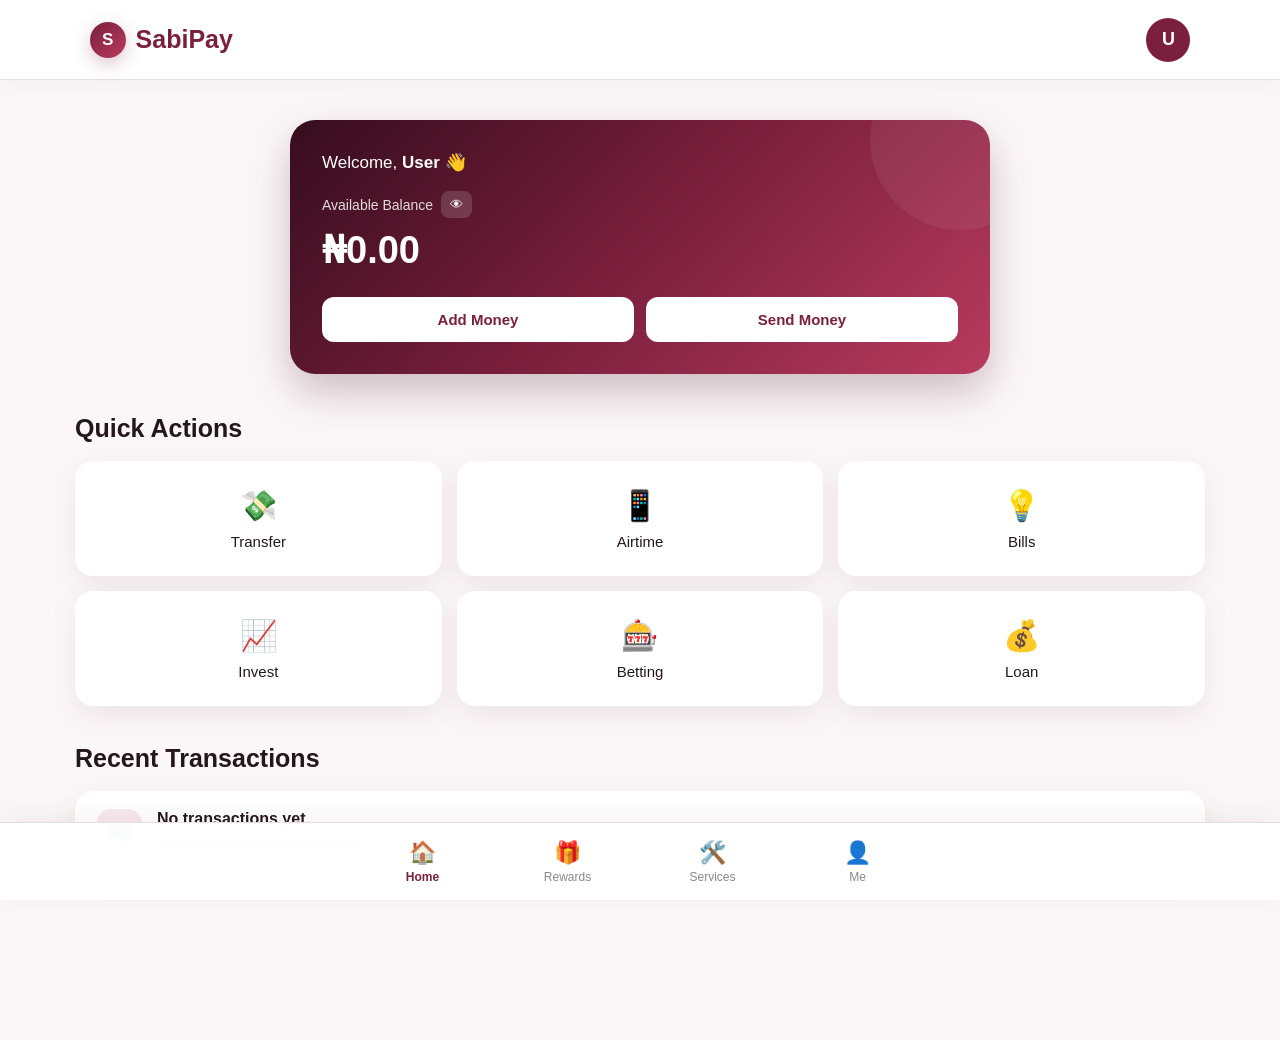
<file: src/main/resources/static/index.html>
<!DOCTYPE html>
<html lang="en">

<head>

    <meta charset="UTF-8">

    <meta
        name="viewport"
        content="width=device-width, initial-scale=1.0"
    >

    <title>SabiPay - Home</title>

    <link
        rel="stylesheet"
        href="css/style.css"
    >

</head>


<body>


    <!-- =====================================
         TOP NAVIGATION
    ====================================== -->

    <header class="topbar">

        <a
            class="brand"
            href="index.html"
        >

            <span class="logo-mark small">S</span>

            SabiPay

        </a>


        <a
            class="avatar"
            id="userAvatar"
            href="me.html"
        >
            U
        </a>

    </header>



    <!-- =====================================
         MAIN CONTENT
    ====================================== -->

    <main class="app-main">


        <!-- =================================
             BALANCE CARD
        ================================== -->

        <section class="balance-card">

            <p>
                Welcome,
                <strong id="welcomeName">User</strong>
                👋
            </p>


            <div>

                <span>
                    Available Balance
                </span>


                <button
                    class="balance-eye"
                    id="balanceEye"
                    type="button"
                >
                    👁
                </button>

            </div>


            <h1 id="balance">
                ₦0.00
            </h1>


            <div class="balance-actions">

                <button
                    type="button"
                    id="addMoneyBtn"
                >
                    Add Money
                </button>


                <button
                    type="button"
                    id="sendMoneyBtn"
                >
                    Send Money
                </button>

            </div>

        </section>



        <!-- =================================
             QUICK ACTIONS
        ================================== -->

        <section class="section">

            <div class="section-title">

                <h2>
                    Quick Actions
                </h2>

            </div>


            <div class="service-grid">


                <a href="#" id="quickTransferBtn">

                    <span>💸</span>

                    Transfer

                </a>


                <a href="service.html?service=airtime">

                    <span>📱</span>

                    Airtime

                </a>


                <a href="service.html?service=bills">

                    <span>💡</span>

                    Bills

                </a>


                <a href="service.html?service=invest">

                    <span>📈</span>

                    Invest

                </a>


                <a href="service.html?service=betting">

                    <span>🎰</span>

                    Betting

                </a>


                <a href="service.html?service=loans">

                    <span>💰</span>

                    Loan

                </a>


            </div>

        </section>



        <!-- =================================
             RECENT TRANSACTIONS
        ================================== -->

        <section class="section">

            <div class="section-title">

                <h2>
                    Recent Transactions
                </h2>

            </div>


            <div
                class="transaction-list"
                id="transactionList"
            >

                <div class="transaction">

                    <span>📭</span>


                    <div>

                        <b>
                            No transactions yet
                        </b>


                        <small>
                            Your transactions will appear here
                        </small>

                    </div>

                </div>

            </div>

        </section>


    </main>



    <!-- =====================================
         ADD MONEY / FUND WALLET MODAL
    ====================================== -->

    <div
        class="modal-overlay"
        id="addMoneyModal"
    >

        <div class="transfer-modal">

            <div class="modal-header">
                <div>
                    <h2>Fund Wallet</h2>
                    <p>Add money to your SabiPay wallet</p>
                </div>
                <button
                    class="close-modal"
                    id="closeAddMoney"
                    type="button"
                >
                    &times;
                </button>
            </div>

            <form id="fundWalletForm" style="display: flex; flex-direction: column; gap: 14px; margin-top: 15px;">
                <label for="fundAmount">
                    Amount (₦)
                </label>
                <input
                    id="fundAmount"
                    type="number"
                    min="1"
                    step="any"
                    placeholder="Enter amount (e.g. 1000)"
                    required
                >

                <button
                    class="primary-btn"
                    type="submit"
                    style="margin-top: 10px;"
                >
                    Fund Wallet
                </button>
            </form>

        </div>

    </div>



    <!-- =====================================
         SEND MONEY MODAL
    ====================================== -->

    <div
        class="modal-overlay"
        id="sendMoneyModal"
    >

        <div class="transfer-modal">


            <!-- Modal Header -->

            <div class="modal-header">

                <div>

                    <h2>
                        Send Money
                    </h2>

                    <p>
                        Transfer money to a bank account
                    </p>

                </div>


                <button
                    class="close-modal"
                    id="closeSendMoney"
                    type="button"
                >
                    ×
                </button>

            </div>



            <!-- =================================
                 SAVED BENEFICIARIES
            ================================== -->

            <div
                id="beneficiarySection"
                class="beneficiary-section"
            >

                <label>
                    Saved Beneficiaries
                </label>


                <select id="beneficiarySelect">

                    <option value="">
                        Select a beneficiary
                    </option>

                </select>

            </div>



            <!-- =================================
                 TRANSFER FORM
            ================================== -->

            <form id="transferForm">


                <!-- BANK -->

                <label for="bankSelect">
                    Select Bank
                </label>


                <select
                    id="bankSelect"
                    required
                >

                    <option value="">
                        Choose a bank
                    </option>

                    <option value="Access Bank">
                        Access Bank
                    </option>

                    <option value="ALAT by Wema">
                        ALAT by Wema
                    </option>

                    <option value="Citibank Nigeria">
                        Citibank Nigeria
                    </option>

                    <option value="Ecobank Nigeria">
                        Ecobank Nigeria
                    </option>

                    <option value="Fidelity Bank">
                        Fidelity Bank
                    </option>

                    <option value="First Bank">
                        First Bank
                    </option>

                    <option value="First City Monument Bank">
                        FCMB
                    </option>

                    <option value="Globus Bank">
                        Globus Bank
                    </option>

                    <option value="GTBank">
                        GTBank
                    </option>

                    <option value="Heritage Bank">
                        Heritage Bank
                    </option>

                    <option value="Keystone Bank">
                        Keystone Bank
                    </option>

                    <option value="Kuda Bank">
                        Kuda Bank
                    </option>

                    <option value="Moniepoint">
                        Moniepoint
                    </option>

                    <option value="OPay">
                        OPay
                    </option>

                    <option value="PalmPay">
                        PalmPay
                    </option>

                    <option value="Polaris Bank">
                        Polaris Bank
                    </option>

                    <option value="Premium Trust Bank">
                        Premium Trust Bank
                    </option>

                    <option value="Providus Bank">
                        Providus Bank
                    </option>

                    <option value="Stanbic IBTC">
                        Stanbic IBTC
                    </option>

                    <option value="Sterling Bank">
                        Sterling Bank
                    </option>

                    <option value="UBA">
                        UBA
                    </option>

                    <option value="Union Bank">
                        Union Bank
                    </option>

                    <option value="Unity Bank">
                        Unity Bank
                    </option>

                    <option value="Wema Bank">
                        Wema Bank
                    </option>

                    <option value="Zenith Bank">
                        Zenith Bank
                    </option>

                </select>



                <!-- ACCOUNT NUMBER -->

                <label for="accountNumber">
                    Account Number
                </label>


                <input
                    id="accountNumber"
                    type="text"
                    inputmode="numeric"
                    maxlength="10"
                    placeholder="Enter 10-digit account number"
                    required
                >



                <!-- BENEFICIARY NAME -->

                <label for="beneficiaryName">
                    Beneficiary Name
                </label>


                <input
                    id="beneficiaryName"
                    type="text"
                    placeholder="Enter account holder's name"
                    required
                >



                <!-- AMOUNT -->

                <label for="transferAmount">
                    Amount
                </label>


                <input
                    id="transferAmount"
                    type="number"
                    min="100"
                    step="1"
                    placeholder="₦ Enter amount"
                    required
                >



                <!-- SAVE BENEFICIARY -->

                <label class="save-beneficiary">

                    <input
                        type="checkbox"
                        id="saveBeneficiary"
                    >

                    <span>
                        Save this beneficiary
                    </span>

                </label>



                <!-- TRANSACTION PIN -->

                <label for="transferPin">
                    4-Digit Transaction PIN
                </label>

                <div class="password-wrap" style="position: relative;">
                    <input
                        id="transferPin"
                        type="password"
                        maxlength="4"
                        pattern="[0-9]{4}"
                        inputmode="numeric"
                        placeholder="Enter 4-digit PIN"
                        required
                    >
                    <button type="button" class="password-toggle" data-target="transferPin" title="Toggle PIN visibility">👁️</button>
                </div>

                <div style="display: flex; justify-content: flex-end; margin-top: 4px; margin-bottom: 12px;">
                    <a href="#" id="forgotPinLink" style="font-size: 12px; color: var(--wine); font-weight: 600; text-decoration: underline;">Forgot PIN?</a>
                </div>



                <!-- TRANSFER BUTTON -->

                <button
                    class="primary-btn"
                    type="submit"
                >
                    Continue Transfer
                </button>


            </form>

        </div>

    </div>



    <!-- =====================================
         RESET PIN MODAL
    ====================================== -->

    <div class="modal-overlay" id="resetPinModal">

        <div class="transfer-modal">

            <div class="modal-header">
                <div>
                    <h2>Reset Transaction PIN</h2>
                    <p>Enter your password to set a new 4-digit PIN</p>
                </div>
                <button class="close-modal" id="closeResetPin" type="button">&times;</button>
            </div>

            <form id="resetPinForm" style="display: flex; flex-direction: column; gap: 14px; margin-top: 15px;">
                <label for="resetPassword">Account Password</label>
                <div class="password-wrap" style="position: relative;">
                    <input id="resetPassword" type="password" placeholder="Enter account password" required>
                    <button type="button" class="password-toggle" data-target="resetPassword">👁️</button>
                </div>

                <label for="newPin">New 4-Digit PIN</label>
                <div class="password-wrap" style="position: relative;">
                    <input id="newPin" type="password" maxlength="4" pattern="[0-9]{4}" inputmode="numeric" placeholder="Enter new 4-digit PIN" required>
                    <button type="button" class="password-toggle" data-target="newPin">👁️</button>
                </div>

                <button class="primary-btn" type="submit" style="margin-top: 10px;">Update PIN</button>
            </form>

        </div>

    </div>



    <!-- =====================================
         BOTTOM NAVIGATION
    ====================================== -->

    <nav class="bottom-nav">


        <a
            class="active"
            href="index.html"
        >

            🏠

            <span>
                Home
            </span>

        </a>


        <a href="reward.html">

            🎁

            <span>
                Rewards
            </span>

        </a>


        <a href="service.html">

            🛠️

            <span>
                Services
            </span>

        </a>


        <a href="me.html">

            👤

            <span>
                Me
            </span>

        </a>


    </nav>



    <script src="js/app.js"></script>

</body>

</html>
</file>
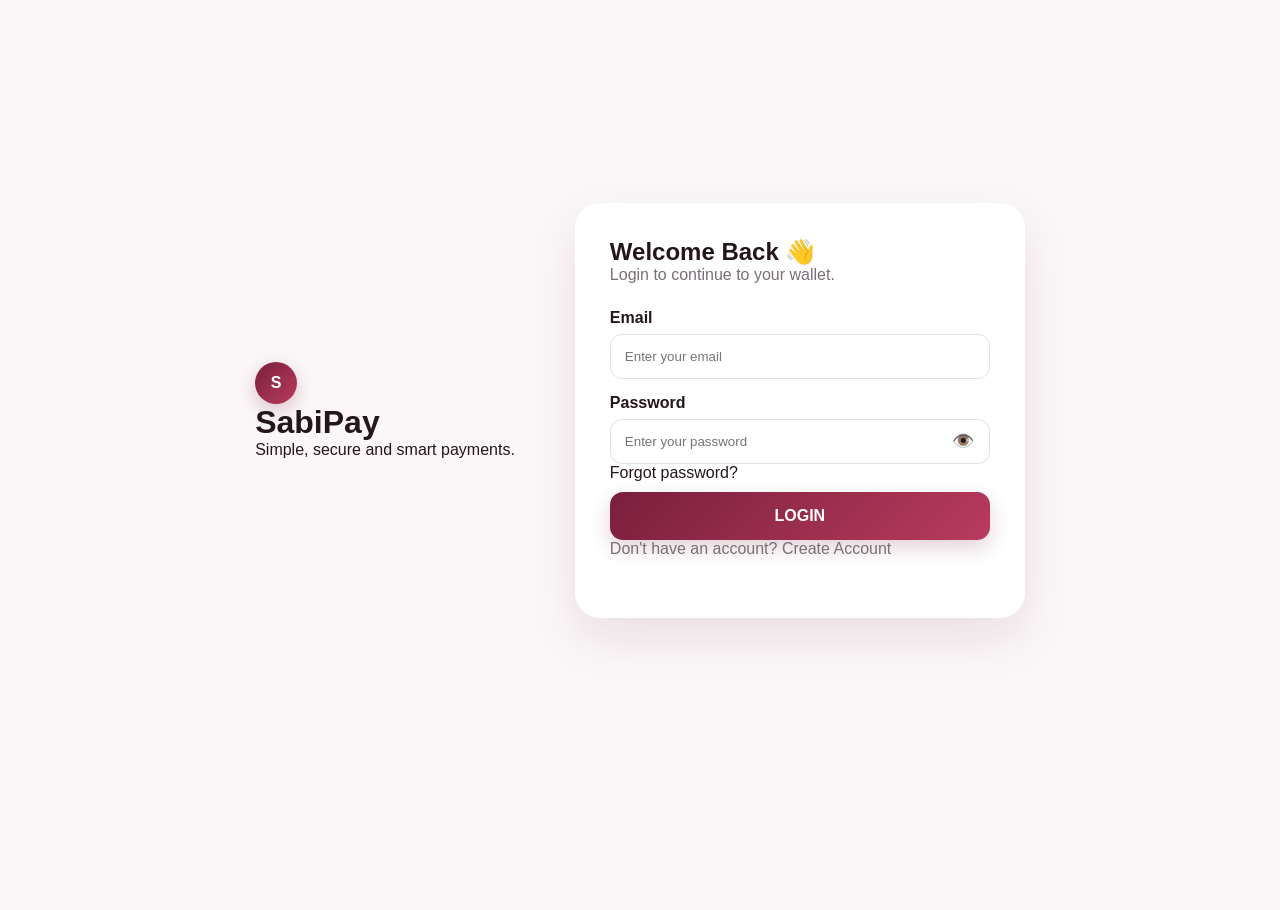
<file: src/main/resources/static/login.html>
<!DOCTYPE html>
<html lang="en">

<head>
    <meta charset="UTF-8">
    <meta name="viewport" content="width=device-width,initial-scale=1.0">
    <title>SabiPay - Login</title>
    <link rel="stylesheet" href="css/style.css">
</head>

<body class="auth-page">
    <main class="auth-container">
        <div class="auth-brand">
            <div class="logo-mark">S</div>
            <h1>SabiPay</h1>
            <p>Simple, secure and smart payments.</p>
        </div>
        <section class="auth-card">
            <h2>Welcome Back 👋</h2>
            <p class="muted">Login to continue to your wallet.</p>
            <form id="loginForm">
                <label>Email</label>
                <input id="loginEmail" type="email" placeholder="Enter your email" required>

                <label>Password</label>
                <div class="password-wrap">
                    <input id="loginPassword" type="password" placeholder="Enter your password" required>
                    <button type="button" class="password-toggle" data-target="loginPassword" title="Toggle password visibility">👁️</button>
                </div>

                <a class="forgot-link" href="#" id="forgotPasswordLink">Forgot password?</a>
                <button class="primary-btn" type="submit">LOGIN</button>
            </form>
            <p class="switch-auth">Don't have an account? <a href="signup.html">Create Account</a></p>
        </section>
    </main>
    <script src="js/app.js"></script>
</body>

</html>
</file>
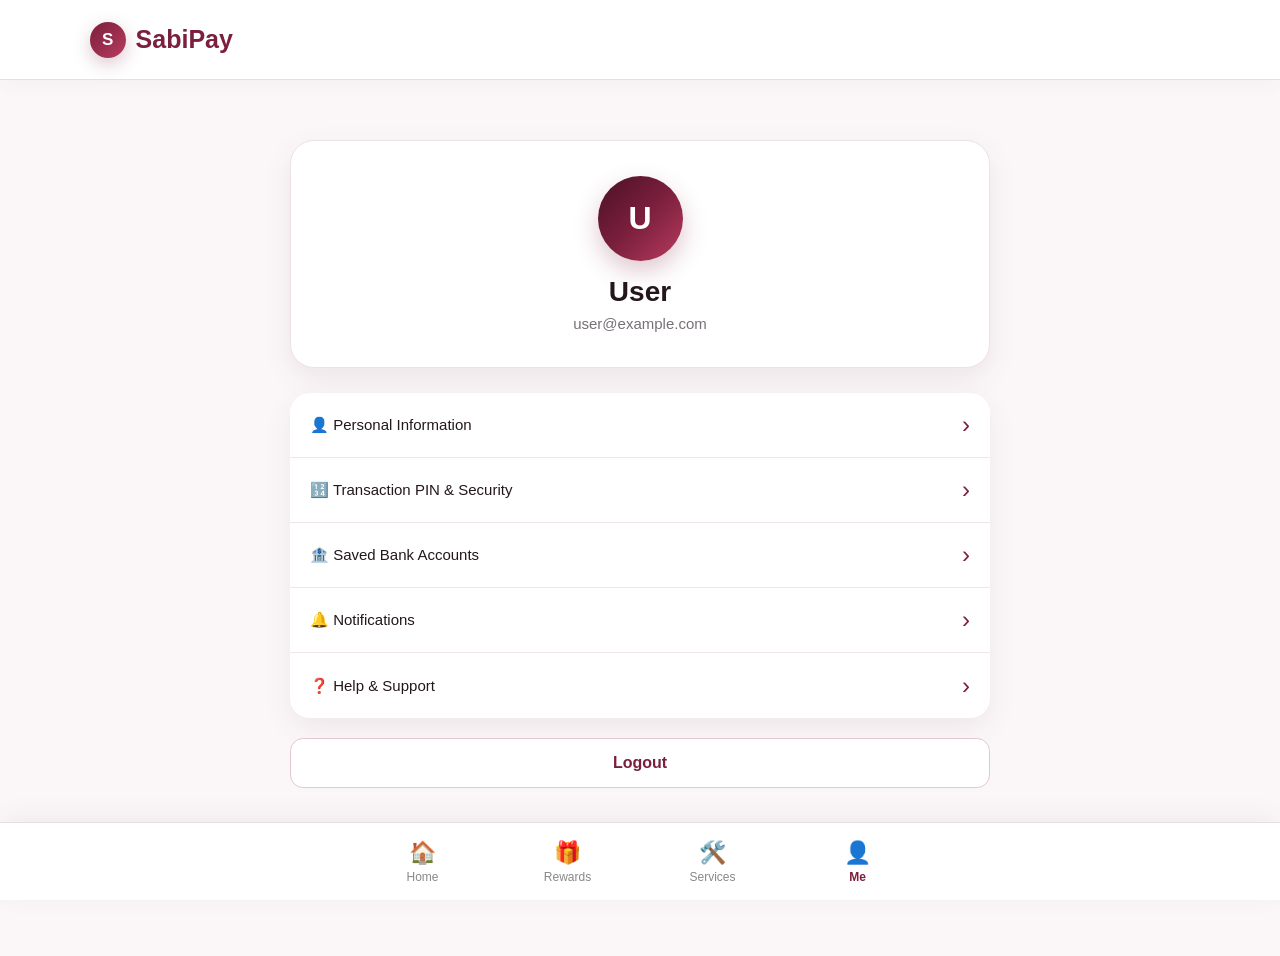
<file: src/main/resources/static/me.html>
<!DOCTYPE html>
<html lang="en">

<head>
    <meta charset="UTF-8">
    <meta name="viewport" content="width=device-width,initial-scale=1.0">
    <title>SabiPay - Me</title>
    <link rel="stylesheet" href="css/style.css">
</head>

<body>
    <header class="topbar">
        <a class="brand" href="index.html">
            <span class="logo-mark small">S</span>SabiPay
        </a>
    </header>

    <main class="app-main">
        <section class="profile-card">
            <div class="profile-avatar" id="profileAvatar">U</div>
            <h1 id="profileName">User</h1>
            <p id="profileEmail">user@example.com</p>
        </section>

        <section class="section">
            <div class="settings-list">
                <a href="#" id="mePersonalInfo">👤 Personal Information <b>›</b></a>
                <a href="#" id="mePin">🔢 Transaction PIN & Security <b>›</b></a>
                <a href="#" id="meAccounts">🏦 Saved Bank Accounts <b>›</b></a>
                <a href="#" id="meNotifications">🔔 Notifications <b>›</b></a>
                <a href="#" id="meSupport">❓ Help & Support <b>›</b></a>
            </div>

            <button class="logout-btn" id="logoutBtn">Logout</button>
        </section>
    </main>

    <!-- =====================================
         RESET PIN MODAL FOR ME PAGE
    ====================================== -->
    <div class="modal-overlay" id="resetPinModal">
        <div class="transfer-modal">
            <div class="modal-header">
                <div>
                    <h2>Manage Transaction PIN</h2>
                    <p>Enter your password to update your 4-digit PIN</p>
                </div>
                <button class="close-modal" id="closeResetPin" type="button">&times;</button>
            </div>
            <form id="resetPinForm" style="display: flex; flex-direction: column; gap: 14px; margin-top: 15px;">
                <label for="resetPassword">Account Password</label>
                <div class="password-wrap" style="position: relative;">
                    <input id="resetPassword" type="password" placeholder="Enter account password" required>
                    <button type="button" class="password-toggle" data-target="resetPassword">👁️</button>
                </div>

                <label for="newPin">New 4-Digit PIN</label>
                <div class="password-wrap" style="position: relative;">
                    <input id="newPin" type="password" maxlength="4" pattern="[0-9]{4}" inputmode="numeric" placeholder="Enter new 4-digit PIN" required>
                    <button type="button" class="password-toggle" data-target="newPin">👁️</button>
                </div>

                <button class="primary-btn" type="submit" style="margin-top: 10px;">Save New PIN</button>
            </form>
        </div>
    </div>

    <!-- =====================================
         EDIT PROFILE MODAL
    ====================================== -->
    <div class="modal-overlay" id="editProfileModal">
        <div class="transfer-modal">
            <div class="modal-header">
                <div>
                    <h2>Personal Information</h2>
                    <p>Update your profile name</p>
                </div>
                <button class="close-modal" id="closeEditProfile" type="button">&times;</button>
            </div>
            <form id="editProfileForm" style="display: flex; flex-direction: column; gap: 14px; margin-top: 15px;">
                <label for="editFullName">Full Name</label>
                <input id="editFullName" type="text" placeholder="Enter your full name" required>

                <label>Email Address</label>
                <input id="displayEmail" type="text" disabled style="background:#f5f5f5; color:#777; cursor:not-allowed;">

                <button class="primary-btn" type="submit" style="margin-top: 10px;">Save Changes</button>
            </form>
        </div>
    </div>

    <nav class="bottom-nav">
        <a href="index.html">🏠<span>Home</span></a>
        <a href="reward.html">🎁<span>Rewards</span></a>
        <a href="service.html">🛠️<span>Services</span></a>
        <a class="active" href="me.html">👤<span>Me</span></a>
    </nav>

    <script src="js/app.js"></script>
</body>

</html>
</file>
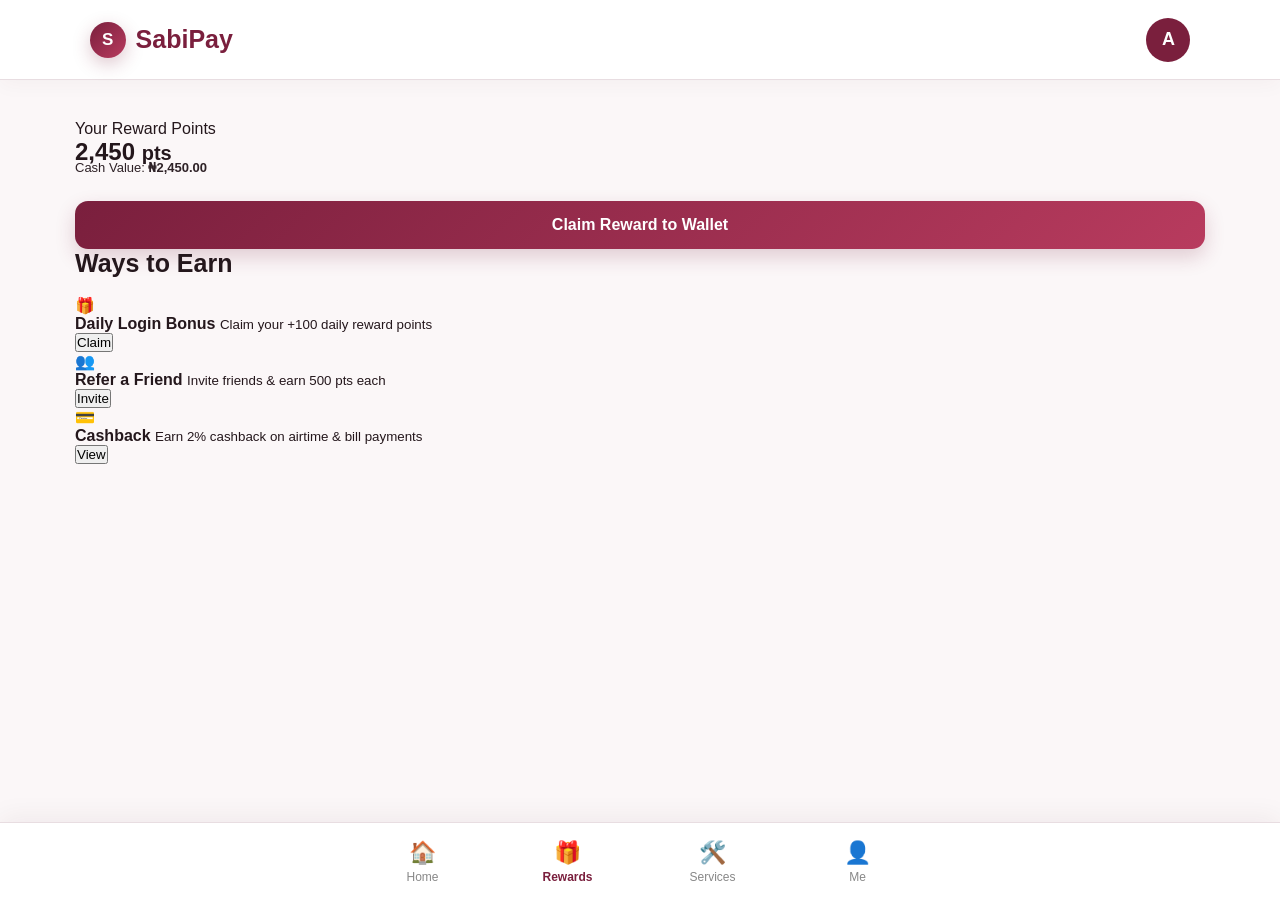
<file: src/main/resources/static/reward.html>
<!DOCTYPE html>
<html lang="en">

<head>
    <meta charset="UTF-8">
    <meta name="viewport" content="width=device-width,initial-scale=1.0">
    <title>SabiPay - Rewards</title>
    <link rel="stylesheet" href="css/style.css">
</head>

<body>
    <header class="topbar">
        <a class="brand" href="index.html">
            <span class="logo-mark small">S</span>SabiPay
        </a>
        <a class="avatar" id="rewardAvatar" href="me.html">A</a>
    </header>

    <main class="app-main">
        <section class="reward-card">
            <span>Your Reward Points</span>
            <h1 id="rewardPointsDisplay">2,450 <small>pts</small></h1>
            <p style="font-size: 13px; opacity: 0.95; margin: -6px 0 16px 0;">
                Cash Value: <strong id="rewardCashValue">₦2,450.00</strong>
            </p>
            <button class="primary-btn" id="claimRewardBtn">Claim Reward to Wallet</button>
        </section>

        <section class="section">
            <div class="section-title">
                <h2>Ways to Earn</h2>
            </div>
            <div class="reward-list">
                <div>
                    <span>🎁</span>
                    <div>
                        <b>Daily Login Bonus</b>
                        <small id="dailyBonusSub">Claim your +100 daily reward points</small>
                    </div>
                    <button id="claimDailyBonusBtn" type="button">Claim</button>
                </div>

                <div>
                    <span>👥</span>
                    <div>
                        <b>Refer a Friend</b>
                        <small>Invite friends & earn 500 pts each</small>
                    </div>
                    <button id="referFriendBtn" type="button">Invite</button>
                </div>

                <div>
                    <span>💳</span>
                    <div>
                        <b>Cashback</b>
                        <small>Earn 2% cashback on airtime & bill payments</small>
                    </div>
                    <button id="cashbackBtn" type="button">View</button>
                </div>
            </div>
        </section>
    </main>

    <nav class="bottom-nav">
        <a href="index.html">🏠<span>Home</span></a>
        <a class="active" href="reward.html">🎁<span>Rewards</span></a>
        <a href="service.html">🛠️<span>Services</span></a>
        <a href="me.html">👤<span>Me</span></a>
    </nav>

    <script src="js/app.js"></script>
</body>

</html>
</file>
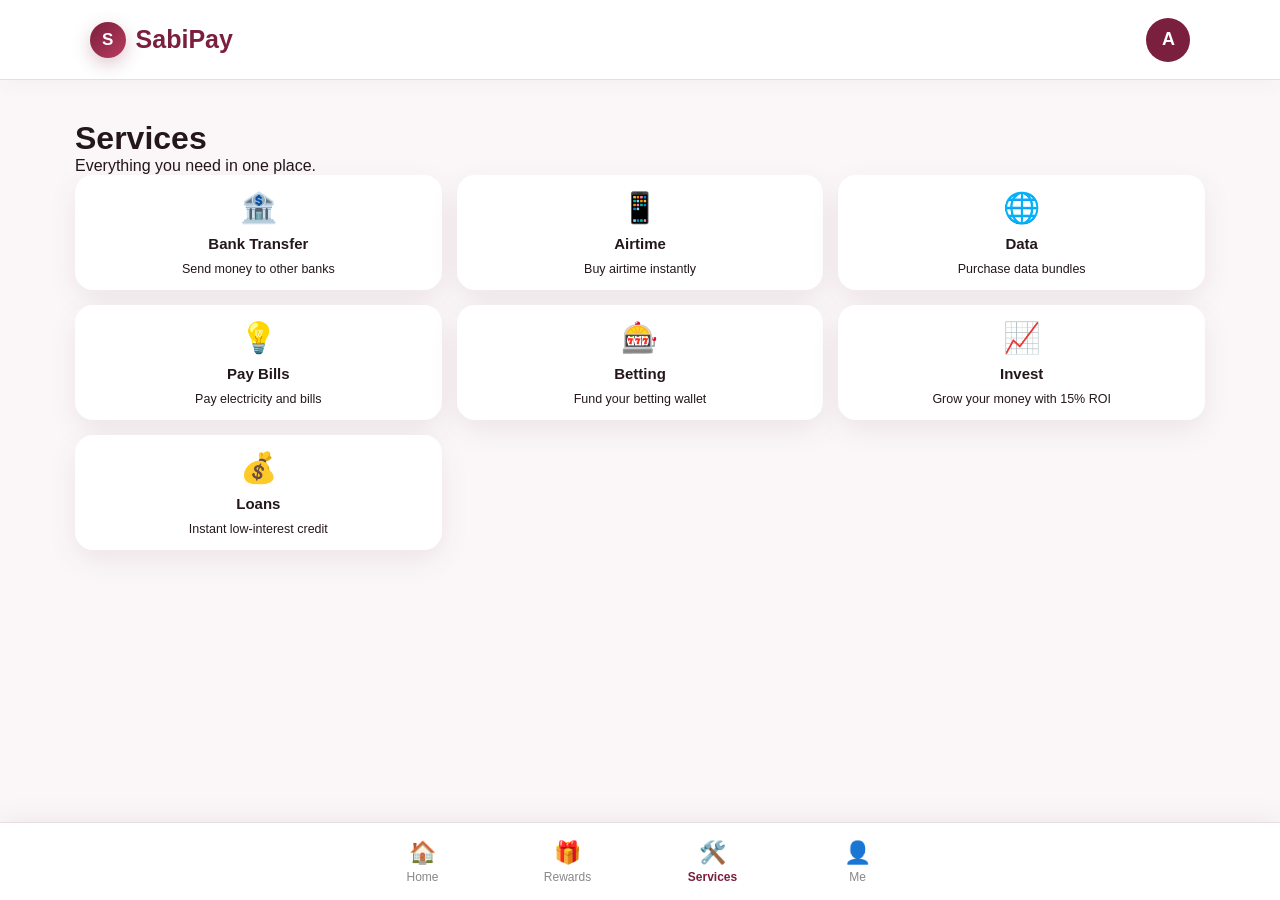
<file: src/main/resources/static/service.html>
<!DOCTYPE html>
<html lang="en">

<head>
    <meta charset="UTF-8">
    <meta name="viewport" content="width=device-width,initial-scale=1.0">
    <title>SabiPay - Services</title>
    <link rel="stylesheet" href="css/style.css">
</head>

<body>
    <header class="topbar">
        <a class="brand" href="index.html">
            <span class="logo-mark small">S</span>SabiPay
        </a>
        <a class="avatar" id="topbarAvatar" href="me.html">A</a>
    </header>

    <main class="app-main">
        <div class="page-heading">
            <h1>Services</h1>
            <p>Everything you need in one place.</p>
        </div>

        <div class="service-grid large">
            <a href="index.html?action=transfer" class="service-item" id="serviceTransfer">
                <span>🏦</span>
                <b>Bank Transfer</b>
                <small>Send money to other banks</small>
            </a>

            <a href="#" class="service-item" data-service="airtime">
                <span>📱</span>
                <b>Airtime</b>
                <small>Buy airtime instantly</small>
            </a>

            <a href="#" class="service-item" data-service="data">
                <span>🌐</span>
                <b>Data</b>
                <small>Purchase data bundles</small>
            </a>

            <a href="#" class="service-item" data-service="bills">
                <span>💡</span>
                <b>Pay Bills</b>
                <small>Pay electricity and bills</small>
            </a>

            <a href="#" class="service-item" data-service="betting">
                <span>🎰</span>
                <b>Betting</b>
                <small>Fund your betting wallet</small>
            </a>

            <a href="#" class="service-item" data-service="invest">
                <span>📈</span>
                <b>Invest</b>
                <small>Grow your money with 15% ROI</small>
            </a>

            <a href="#" class="service-item" data-service="loans">
                <span>💰</span>
                <b>Loans</b>
                <small>Instant low-interest credit</small>
            </a>
        </div>
    </main>

    <!-- =====================================
         INTERACTIVE SERVICE MODAL
    ====================================== -->
    <div class="modal-overlay" id="serviceModal">
        <div class="transfer-modal">
            <div class="modal-header">
                <div>
                    <h2 id="serviceModalTitle">Service</h2>
                    <p id="serviceModalSubtitle">Complete your transaction</p>
                </div>
                <button class="close-modal" id="closeServiceModal" type="button">&times;</button>
            </div>

            <form id="serviceForm" style="display: flex; flex-direction: column; gap: 14px; margin-top: 15px;">
                <div id="serviceFieldsContainer" style="display: flex; flex-direction: column; gap: 12px;"></div>

                <label for="servicePin">4-Digit Transaction PIN</label>
                <div class="password-wrap" style="position: relative;">
                    <input id="servicePin" type="password" maxlength="4" pattern="[0-9]{4}" inputmode="numeric" placeholder="Enter 4-digit PIN" required>
                    <button type="button" class="password-toggle" data-target="servicePin">👁️</button>
                </div>

                <button class="primary-btn" id="serviceSubmitBtn" type="submit" style="margin-top: 10px;">Confirm & Pay</button>
            </form>
        </div>
    </div>

    <nav class="bottom-nav">
        <a href="index.html">🏠<span>Home</span></a>
        <a href="reward.html">🎁<span>Rewards</span></a>
        <a class="active" href="service.html">🛠️<span>Services</span></a>
        <a href="me.html">👤<span>Me</span></a>
    </nav>

    <script src="js/app.js"></script>
</body>

</html>
</file>
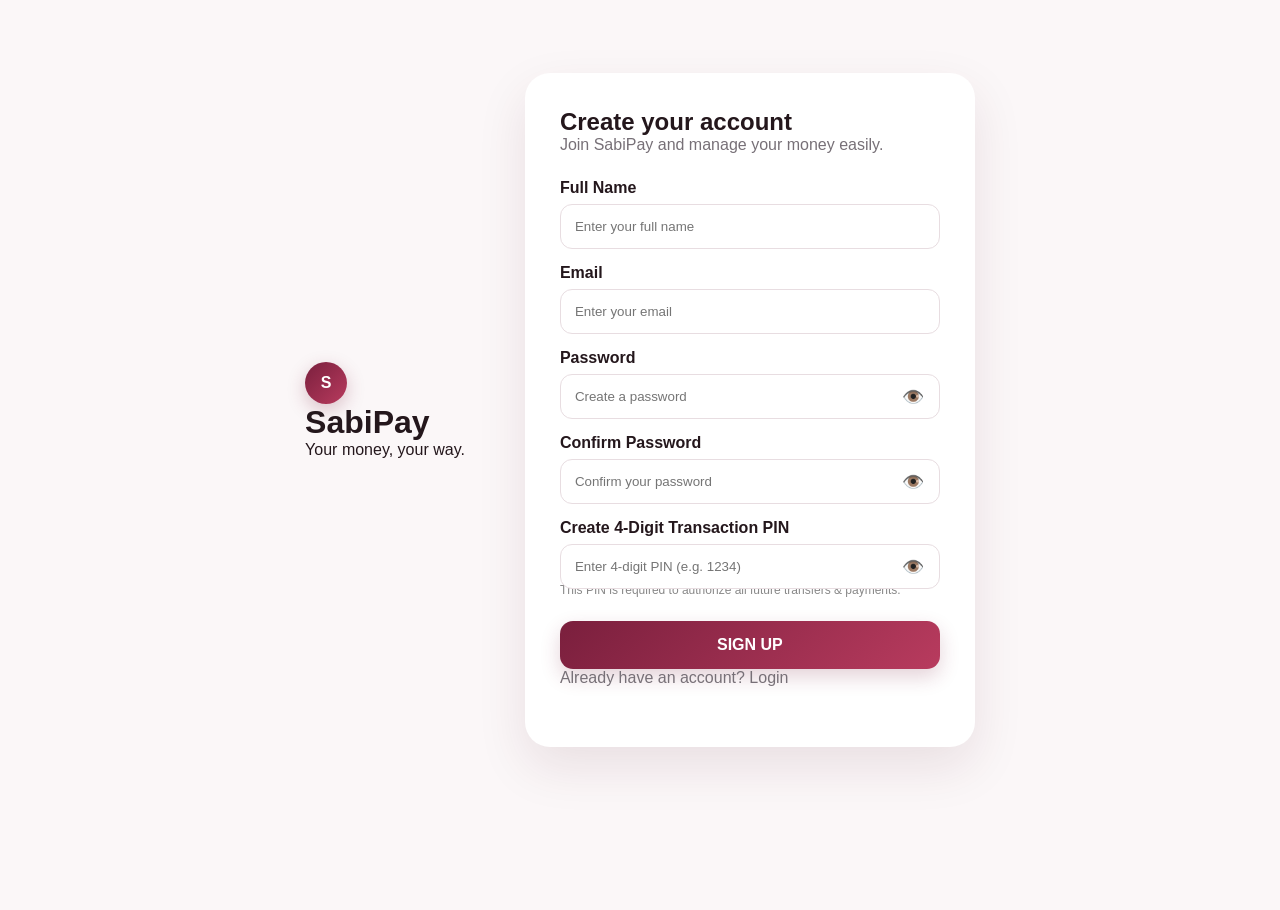
<file: src/main/resources/static/signup.html>
<!DOCTYPE html>
<html lang="en">

<head>
    <meta charset="UTF-8">
    <meta name="viewport" content="width=device-width,initial-scale=1.0">
    <title>SabiPay - Sign Up</title>
    <link rel="stylesheet" href="css/style.css">
</head>

<body class="auth-page">
    <main class="auth-container">
        <div class="auth-brand">
            <div class="logo-mark">S</div>
            <h1>SabiPay</h1>
            <p>Your money, your way.</p>
        </div>
        <section class="auth-card">
            <h2>Create your account</h2>
            <p class="muted">Join SabiPay and manage your money easily.</p>
            <form id="signupForm">
                <label>Full Name</label>
                <input id="signupName" type="text" placeholder="Enter your full name" required>

                <label>Email</label>
                <input id="signupEmail" type="email" placeholder="Enter your email" required>

                <label>Password</label>
                <div class="password-wrap">
                    <input id="signupPassword" type="password" placeholder="Create a password" required minlength="6">
                    <button type="button" class="password-toggle" data-target="signupPassword" title="Toggle password visibility">👁️</button>
                </div>

                <label>Confirm Password</label>
                <div class="password-wrap">
                    <input id="signupConfirm" type="password" placeholder="Confirm your password" required minlength="6">
                    <button type="button" class="password-toggle" data-target="signupConfirm" title="Toggle password visibility">👁️</button>
                </div>

                <label>Create 4-Digit Transaction PIN</label>
                <div class="password-wrap">
                    <input id="signupPin" type="password" maxlength="4" pattern="[0-9]{4}" inputmode="numeric" placeholder="Enter 4-digit PIN (e.g. 1234)" required>
                    <button type="button" class="password-toggle" data-target="signupPin" title="Toggle PIN visibility">👁️</button>
                </div>
                <small style="display:block; color:#888; margin-top:-6px; margin-bottom:14px; font-size:12px;">This PIN is required to authorize all future transfers & payments.</small>

                <button class="primary-btn" type="submit">SIGN UP</button>
            </form>
            <p class="switch-auth">Already have an account? <a href="login.html">Login</a></p>
        </section>
    </main>
    <script src="js/app.js"></script>
</body>

</html>
</file>
<file: src/main/resources/static/css/style.css>
/* =========================================================
   SABIPAY - PREMIUM WINE THEME
   ========================================================= */

/* =========================================================
   COLOR VARIABLES
   ========================================================= */

:root {

    --wine: #7A1F3D;
    --dark-wine: #4B1025;
    --deep-wine: #350D1C;

    --wine-light: #B83B5E;
    --wine-soft: #F7E9EE;

    --cream: #FBF7F8;
    --white: #FFFFFF;

    --text: #24171C;
    --text-light: #777077;

    --border: #E8DDE1;

    --success: #16845B;
    --danger: #D64545;

    --shadow:
        0 10px 30px rgba(75, 16, 37, 0.08);
}


/* =========================================================
   GLOBAL RESET
   ========================================================= */

* {
    margin: 0;
    padding: 0;
    box-sizing: border-box;
}


html {
    scroll-behavior: smooth;
}


body {

    font-family:
        Arial,
        Helvetica,
        sans-serif;

    background: var(--cream);

    color: var(--text);

    min-height: 100vh;

    padding-bottom: 90px;
}


a {
    text-decoration: none;

    color: inherit;
}


button,
input,
select {
    font-family: inherit;
}


/* =========================================================
   TOP NAVIGATION
   ========================================================= */

.topbar {

    position: sticky;

    top: 0;

    z-index: 100;

    width: 100%;

    height: 80px;

    background: rgba(255, 255, 255, 0.97);

    border-bottom: 1px solid var(--border);

    display: flex;

    align-items: center;

    justify-content: space-between;

    padding: 0 7%;

    box-shadow:
        0 4px 20px rgba(75, 16, 37, 0.04);
}


/* =========================================================
   LOGO
   ========================================================= */

.brand {

    display: flex;

    align-items: center;

    gap: 10px;

    font-size: 25px;

    font-weight: 800;

    color: var(--wine);
}


.logo-mark {

    width: 42px;

    height: 42px;

    border-radius: 50%;

    background:
        linear-gradient(
            135deg,
            var(--wine),
            var(--wine-light)
        );

    color: white;

    display: flex;

    align-items: center;

    justify-content: center;

    font-weight: 800;

    box-shadow:
        0 6px 18px rgba(122, 31, 61, 0.25);
}


.logo-mark.small {

    width: 36px;

    height: 36px;

    font-size: 17px;
}


/* =========================================================
   USER AVATAR
   ========================================================= */

.avatar {

    width: 44px;

    height: 44px;

    border-radius: 50%;

    background: var(--wine);

    color: white;

    display: flex;

    align-items: center;

    justify-content: center;

    font-size: 18px;

    font-weight: bold;

    transition: 0.3s;
}


.avatar:hover {

    background: var(--dark-wine);

    transform: scale(1.05);
}


/* =========================================================
   MAIN CONTENT
   ========================================================= */

.app-main {

    width: 100%;

    max-width: 1180px;

    margin: 0 auto;

    padding: 40px 25px;
}


/* =========================================================
   BALANCE CARD
   ========================================================= */

.balance-card {

    width: 100%;

    max-width: 700px;

    margin: 0 auto 40px;

    padding: 32px;

    border-radius: 25px;

    color: white;

    background:
        linear-gradient(
            135deg,
            var(--deep-wine),
            var(--wine),
            var(--wine-light)
        );

    box-shadow:
        0 18px 40px rgba(75, 16, 37, 0.25);

    position: relative;

    overflow: hidden;
}


/* Decorative circle */

.balance-card::after {

    content: "";

    position: absolute;

    width: 180px;

    height: 180px;

    border-radius: 50%;

    background: rgba(255, 255, 255, 0.06);

    right: -60px;

    top: -70px;
}


.balance-card p {

    font-size: 17px;

    margin-bottom: 18px;

    position: relative;

    z-index: 2;
}


.balance-card > div:first-of-type {

    display: flex;

    align-items: center;

    gap: 8px;

    color: rgba(255, 255, 255, 0.85);

    font-size: 14px;

    position: relative;

    z-index: 2;
}


.balance-card h1 {

    font-size: 38px;

    margin: 10px 0 25px;

    position: relative;

    z-index: 2;
}


/* =========================================================
   BALANCE EYE
   ========================================================= */

.balance-eye {

    border: none;

    background: rgba(255, 255, 255, 0.15);

    color: white;

    border-radius: 8px;

    padding: 6px 9px;

    cursor: pointer;

    transition: 0.3s;
}


.balance-eye:hover {

    background: rgba(255, 255, 255, 0.25);
}


/* =========================================================
   BALANCE BUTTONS
   ========================================================= */

.balance-actions {

    display: flex;

    gap: 12px;

    position: relative;

    z-index: 2;
}


.balance-actions button {

    flex: 1;

    border: none;

    padding: 14px 20px;

    border-radius: 12px;

    background: white;

    color: var(--wine);

    font-weight: bold;

    font-size: 15px;

    cursor: pointer;

    transition: 0.3s;
}


.balance-actions button:hover {

    transform: translateY(-2px);

    box-shadow:
        0 7px 15px rgba(0, 0, 0, 0.12);
}


/* =========================================================
   SECTIONS
   ========================================================= */

.section {

    margin-bottom: 38px;
}


.section-title {

    display: flex;

    justify-content: space-between;

    align-items: center;

    margin-bottom: 18px;
}


.section-title h2 {

    font-size: 25px;

    color: var(--text);
}


/* =========================================================
   QUICK ACTIONS
   ========================================================= */

.service-grid {

    display: grid;

    grid-template-columns:
        repeat(3, 1fr);

    gap: 15px;
}


.service-grid a {

    background: white;

    min-height: 115px;

    border-radius: 18px;

    display: flex;

    flex-direction: column;

    align-items: center;

    justify-content: center;

    gap: 10px;

    font-size: 15px;

    border: 1px solid transparent;

    box-shadow: var(--shadow);

    transition:
        transform 0.3s,
        border 0.3s,
        box-shadow 0.3s;

    cursor: pointer;
}


.service-grid a span {

    font-size: 30px;
}


.service-grid a:hover {

    transform: translateY(-5px);

    border-color: var(--wine-light);

    box-shadow:
        0 15px 30px rgba(122, 31, 61, 0.13);
}


/* =========================================================
   TRANSACTIONS
   ========================================================= */

.transaction-list {

    background: white;

    border-radius: 20px;

    overflow: hidden;

    box-shadow: var(--shadow);
}


.transaction {

    min-height: 80px;

    padding: 18px 22px;

    display: flex;

    align-items: center;

    gap: 15px;

    border-bottom: 1px solid #F0E8EB;
}


.transaction:last-child {

    border-bottom: none;
}


.transaction > span {

    width: 45px;

    height: 45px;

    border-radius: 14px;

    background: var(--wine-soft);

    display: flex;

    align-items: center;

    justify-content: center;

    font-size: 21px;
}


.transaction div {

    flex: 1;
}


.transaction b {

    display: block;

    font-size: 16px;

    margin-bottom: 5px;
}


.transaction small {

    color: var(--text-light);

    line-height: 1.5;
}


.transaction strong {

    color: var(--wine);

    font-size: 15px;
}


/* =========================================================
   BOTTOM NAVIGATION
   ========================================================= */

.bottom-nav {

    position: fixed;

    bottom: 0;

    left: 0;

    width: 100%;

    height: 78px;

    background: rgba(255, 255, 255, 0.98);

    border-top: 1px solid var(--border);

    display: flex;

    justify-content: center;

    align-items: center;

    gap: 80px;

    z-index: 200;

    box-shadow:
        0 -5px 25px rgba(75, 16, 37, 0.06);
}


.bottom-nav a {

    min-width: 65px;

    display: flex;

    flex-direction: column;

    align-items: center;

    justify-content: center;

    gap: 4px;

    color: #888;

    font-size: 22px;

    transition: 0.3s;
}


.bottom-nav a span {

    font-size: 12px;
}


.bottom-nav a:hover {

    color: var(--wine);

    transform: translateY(-2px);
}


.bottom-nav a.active {

    color: var(--wine);

    font-weight: bold;
}


/* =========================================================
   SEND MONEY MODAL
   ========================================================= */

.modal-overlay {

    position: fixed;

    inset: 0;

    background:
        rgba(36, 23, 28, 0.65);

    display: none;

    align-items: center;

    justify-content: center;

    padding: 20px;

    z-index: 500;

    backdrop-filter: blur(4px);
}


.modal-overlay.active {

    display: flex;
}


/* =========================================================
   TRANSFER MODAL
   ========================================================= */

.transfer-modal {

    width: 100%;

    max-width: 500px;

    max-height: 90vh;

    overflow-y: auto;

    background: white;

    border-radius: 24px;

    padding: 30px;

    box-shadow:
        0 25px 70px rgba(53, 13, 28, 0.3);

    animation:
        modalAppear 0.25s ease;
}


@keyframes modalAppear {

    from {

        opacity: 0;

        transform:
            translateY(20px)
            scale(0.97);
    }

    to {

        opacity: 1;

        transform:
            translateY(0)
            scale(1);
    }
}


/* =========================================================
   MODAL HEADER
   ========================================================= */

.modal-header {

    display: flex;

    align-items: flex-start;

    justify-content: space-between;

    gap: 15px;

    margin-bottom: 20px;
}


.modal-header h2 {

    color: var(--wine);

    font-size: 25px;

    margin-bottom: 5px;
}


.modal-header p {

    color: var(--text-light);

    font-size: 14px;
}


.close-modal {

    width: 38px;

    height: 38px;

    border: none;

    border-radius: 50%;

    background: var(--wine-soft);

    color: var(--wine);

    font-size: 25px;

    cursor: pointer;

    transition: 0.3s;
}


.close-modal:hover {

    background: var(--wine);

    color: white;
}


/* =========================================================
   BENEFICIARY SECTION
   ========================================================= */

.beneficiary-section {

    padding: 16px;

    background: var(--wine-soft);

    border: 1px solid #EBD3DC;

    border-radius: 15px;

    margin-bottom: 18px;
}


.beneficiary-section label {

    margin-top: 0 !important;

    color: var(--wine);
}


/* =========================================================
   FORM LABELS
   ========================================================= */

.transfer-modal label {

    display: block;

    font-weight: 600;

    color: var(--text);

    margin: 15px 0 7px;
}


/* =========================================================
   INPUTS AND SELECTS
   ========================================================= */

.transfer-modal input,
.transfer-modal select {

    width: 100%;

    padding: 14px 15px;

    border: 1px solid var(--border);

    border-radius: 12px;

    background: white;

    color: var(--text);

    outline: none;

    font-size: 15px;

    transition: 0.3s;
}


.transfer-modal input::placeholder {

    color: #AAA;
}


.transfer-modal input:focus,
.transfer-modal select:focus {

    border-color: var(--wine);

    box-shadow:
        0 0 0 3px rgba(122, 31, 61, 0.1);
}


/* =========================================================
   SAVE BENEFICIARY
   ========================================================= */

.save-beneficiary {

    display: flex !important;

    align-items: center;

    gap: 9px;

    cursor: pointer;

    margin: 18px 0 !important;
}


.save-beneficiary input {

    width: 18px !important;

    height: 18px;

    accent-color: var(--wine);

    cursor: pointer;
}


.save-beneficiary span {

    font-size: 14px;

    color: var(--text-light);
}


/* =========================================================
   PRIMARY BUTTON
   ========================================================= */

.primary-btn {

    width: 100%;

    border: none;

    padding: 15px;

    border-radius: 13px;

    background:
        linear-gradient(
            135deg,
            var(--wine),
            var(--wine-light)
        );

    color: white;

    font-size: 16px;

    font-weight: bold;

    cursor: pointer;

    margin-top: 10px;

    transition: 0.3s;

    box-shadow:
        0 8px 20px rgba(122, 31, 61, 0.2);
}


.primary-btn:hover {

    transform: translateY(-2px);

    box-shadow:
        0 12px 25px rgba(122, 31, 61, 0.28);
}


.primary-btn:active {

    transform: translateY(0);
}


/* =========================================================
   LOGIN / SIGNUP FORMS
   ========================================================= */

.auth-container {

    min-height: calc(100vh - 80px);

    display: flex;

    align-items: center;

    justify-content: center;

    padding: 30px 20px;
}


.auth-card {

    width: 100%;

    max-width: 450px;

    background: white;

    padding: 35px;

    border-radius: 25px;

    box-shadow:
        0 20px 50px rgba(75, 16, 37, 0.1);
}


.auth-card h1 {

    color: var(--wine);

    margin-bottom: 8px;
}


.auth-card p {

    color: var(--text-light);

    margin-bottom: 25px;
}


.auth-card label {

    display: block;

    font-weight: 600;

    margin: 15px 0 7px;
}


.auth-card input {

    width: 100%;

    padding: 14px;

    border: 1px solid var(--border);

    border-radius: 12px;

    outline: none;
}


.auth-card input:focus {

    border-color: var(--wine);

    box-shadow:
        0 0 0 3px rgba(122, 31, 61, 0.1);
}


/* =========================================================
   PASSWORD TOGGLE
   ========================================================= */

.password-wrap,
.password-wrapper {
    position: relative;
    width: 100%;
}


.password-wrap input,
.password-wrapper input {
    padding-right: 48px !important;
}


.password-toggle {
    position: absolute;
    right: 12px;
    top: 50%;
    transform: translateY(-50%);
    border: none;
    background: transparent;
    color: var(--wine);
    cursor: pointer;
    font-size: 18px;
    line-height: 1;
    padding: 4px;
    user-select: none;
    z-index: 5;
    transition: opacity 0.2s ease, transform 0.1s ease;
}

.password-toggle:hover {
    opacity: 0.8;
}

.password-toggle:active {
    transform: translateY(-50%) scale(0.9);
}


/* =========================================================
   GENERAL BUTTON
   ========================================================= */

button {

    -webkit-tap-highlight-color: transparent;
}


/* =========================================================
   TABLET
   ========================================================= */

@media (max-width: 900px) {

    .topbar {

        padding: 0 4%;

    }


    .app-main {

        padding:
            30px 20px;

    }


    .service-grid {

        grid-template-columns:
            repeat(3, 1fr);

    }


    .bottom-nav {

        gap: 50px;

    }

}


/* =========================================================
   MOBILE
   ========================================================= */

@media (max-width: 600px) {

    body {

        padding-bottom: 85px;

    }


    /* TOP BAR */

    .topbar {

        height: 65px;

        padding: 0 18px;

    }


    .brand {

        font-size: 21px;

    }


    .logo-mark.small {

        width: 34px;

        height: 34px;

    }


    .avatar {

        width: 38px;

        height: 38px;

        font-size: 15px;

    }


    /* MAIN */

    .app-main {

        padding:
            20px 15px;

    }


    /* BALANCE */

    .balance-card {

        padding: 24px 20px;

        border-radius: 21px;

        margin-bottom: 30px;

    }


    .balance-card h1 {

        font-size: 31px;

    }


    .balance-actions {

        gap: 8px;

    }


    .balance-actions button {

        padding: 12px 8px;

        font-size: 14px;

    }


    /* SECTION */

    .section-title h2 {

        font-size: 21px;

    }


    /* QUICK ACTIONS */

    .service-grid {

        grid-template-columns:
            repeat(2, 1fr);

        gap: 11px;

    }


    .service-grid a {

        min-height: 105px;

        border-radius: 16px;

    }


    .service-grid a span {

        font-size: 27px;

    }


    /* TRANSACTIONS */

    .transaction {

        padding: 15px;

        gap: 10px;

    }


    .transaction > span {

        width: 40px;

        height: 40px;

        font-size: 18px;

    }


    .transaction b {

        font-size: 14px;

    }


    .transaction small {

        font-size: 11px;

    }


    .transaction strong {

        font-size: 13px;

    }


    /* BOTTOM NAV */

    .bottom-nav {

        height: 70px;

        gap: 0;

        justify-content:
            space-around;

    }


    .bottom-nav a {

        min-width: 55px;

        font-size: 19px;

    }


    .bottom-nav a span {

        font-size: 10px;

    }


    /* SEND MONEY MODAL */

    .modal-overlay {

        align-items: flex-end;

        padding: 0;

    }


    .transfer-modal {

        max-width: 100%;

        max-height: 94vh;

        border-radius:
            24px 24px 0 0;

        padding:
            23px 18px;

    }


    .modal-header h2 {

        font-size: 22px;

    }


    .transfer-modal input,
    .transfer-modal select {

        padding: 13px;

    }


    /* AUTH */

    .auth-container {

        padding:
            20px 15px;

    }


    .auth-card {

        padding: 25px 20px;

        border-radius: 20px;

    }

}


/* =========================================================
   VERY SMALL PHONES
   ========================================================= */

@media (max-width: 380px) {

    .balance-card h1 {

        font-size: 27px;

    }


    .balance-actions button {

        font-size: 12px;

    }


    .service-grid a {

        min-height: 95px;

    }


    .bottom-nav a {

        font-size: 17px;

    }

}

/* =========================================================
   ME / PROFILE PAGE
   PREMIUM WINE THEME
   ========================================================= */

/* Profile Card */
.profile-card {
    background: #ffffff;
    max-width: 700px;
    margin: 20px auto 25px;
    padding: 35px 25px;
    border-radius: 24px;
    text-align: center;
    box-shadow: 0 10px 30px rgba(75, 16, 37, 0.08);
    border: 1px solid #eee2e6;
}


/* Profile Avatar */
.profile-avatar {
    width: 85px;
    height: 85px;
    margin: 0 auto 15px;

    display: flex;
    align-items: center;
    justify-content: center;

    border-radius: 50%;

    background: linear-gradient(
        135deg,
        #4B1025,
        #7A1F3D,
        #B83B5E
    );

    color: #ffffff;

    font-size: 32px;
    font-weight: bold;

    box-shadow:
        0 10px 25px rgba(122, 31, 61, 0.25);
}


/* User Name */
.profile-card h1 {
    margin: 5px 0;

    color: #24171C;

    font-size: 28px;
}


/* User Email */
.profile-card p {
    margin-top: 7px;

    color: #777077;

    font-size: 15px;
}


/* =========================================================
   SETTINGS LIST
   ========================================================= */

.settings-list {
    max-width: 700px;
    margin: 0 auto;

    background: #ffffff;

    border-radius: 20px;

    overflow: hidden;

    box-shadow:
        0 10px 30px rgba(75, 16, 37, 0.07);
}


/* Each setting */
.settings-list a {
    min-height: 65px;

    padding: 18px 20px;

    display: flex;

    align-items: center;

    justify-content: space-between;

    gap: 15px;

    color: #24171C;

    font-size: 15px;

    border-bottom: 1px solid #F0E6EA;

    transition: all 0.25s ease;
}


/* Remove border from last item */
.settings-list a:last-child {
    border-bottom: none;
}


/* Arrow */
.settings-list a b {
    color: #7A1F3D;

    font-size: 24px;

    font-weight: normal;
}


/* Hover effect */
.settings-list a:hover {
    background: #F7E9EE;

    padding-left: 25px;

    color: #7A1F3D;
}


/* =========================================================
   LOGOUT BUTTON
   ========================================================= */

.logout-btn {
    display: block;

    width: 100%;

    max-width: 700px;

    margin: 20px auto;

    padding: 15px;

    border: 1px solid #E4C8D1;

    border-radius: 13px;

    background: #ffffff;

    color: #7A1F3D;

    font-size: 16px;

    font-weight: bold;

    cursor: pointer;

    transition: all 0.3s ease;
}


.logout-btn:hover {
    background: #7A1F3D;

    color: #ffffff;

    border-color: #7A1F3D;

    transform: translateY(-2px);

    box-shadow:
        0 8px 20px rgba(122, 31, 61, 0.20);
}


/* =========================================================
   ME PAGE - MOBILE RESPONSIVENESS
   ========================================================= */

@media (max-width: 600px) {

    .profile-card {
        margin: 10px auto 20px;

        padding: 28px 20px;

        border-radius: 20px;
    }


    .profile-avatar {
        width: 75px;
        height: 75px;

        font-size: 27px;
    }


    .profile-card h1 {
        font-size: 24px;
    }


    .profile-card p {
        font-size: 14px;
    }


    .settings-list {
        border-radius: 17px;
    }


    .settings-list a {
        min-height: 60px;

        padding: 16px;

        font-size: 14px;
    }


    .settings-list a:hover {
        padding-left: 20px;
    }


    .logout-btn {
        margin-top: 18px;

        padding: 14px;
    }
}


/* =========================================================
   VERY SMALL PHONES
   ========================================================= */

@media (max-width: 380px) {

    .profile-card {
        padding: 25px 15px;
    }


    .profile-avatar {
        width: 68px;
        height: 68px;

        font-size: 25px;
    }


    .profile-card h1 {
        font-size: 22px;
    }


    .settings-list a {
        font-size: 13px;

        padding: 14px;
    }
}

/* =========================================================
   SIGNUP / LOGIN RESPONSIVE FIX
   ========================================================= */

/* Desktop authentication layout */
.auth-container {
    width: 100%;
    min-height: calc(100vh - 80px);

    display: flex;
    align-items: center;
    justify-content: center;

    gap: 60px;

    padding: 40px 25px;
}


/* Authentication card */
.auth-card {
    width: 100%;
    max-width: 450px;

    background: #ffffff;

    padding: 35px;

    border-radius: 25px;

    box-shadow:
        0 20px 50px rgba(75, 16, 37, 0.10);

    flex-shrink: 0;
}


/* =========================================================
   TABLET
   ========================================================= */

@media (max-width: 900px) {

    .auth-container {
        gap: 30px;

        padding:
            30px 20px;
    }

}


/* =========================================================
   MOBILE
   ========================================================= */

@media (max-width: 600px) {

    .auth-container {

        min-height: auto;

        width: 100%;

        display: flex;

        flex-direction: column;

        align-items: center;

        justify-content: flex-start;

        gap: 25px;

        padding:
            25px 15px 40px;
    }


    /* Make the branding section fit the phone */

    .auth-container > div:first-child {

        width: 100%;

        max-width: 450px;

        text-align: center;
    }


    /* Signup/Login card */

    .auth-card {

        width: 100%;

        max-width: 450px;

        padding:
            25px 20px;

        border-radius: 20px;

        box-shadow:
            0 12px 35px rgba(75, 16, 37, 0.10);
    }


    .auth-card h1 {

        font-size: 25px;

    }


    .auth-card p {

        font-size: 14px;

    }


    .auth-card label {

        font-size: 14px;

    }


    .auth-card input {

        width: 100%;

        padding: 13px;

        font-size: 14px;
    }


    .primary-btn {

        width: 100%;

        padding: 14px;

    }

}


/* =========================================================
   SMALL MOBILE PHONES
   ========================================================= */

@media (max-width: 400px) {

    .auth-container {

        padding:
            20px 12px 35px;

        gap: 18px;
    }


    .auth-card {

        padding:
            22px 16px;

        border-radius: 18px;
    }


    .auth-card h1 {

        font-size: 22px;

    }


    .auth-card p {

        font-size: 13px;

    }


    .auth-card input {

        padding: 12px;

    }


    .primary-btn {

        padding: 13px;

        font-size: 14px;

    }

}
</file>
